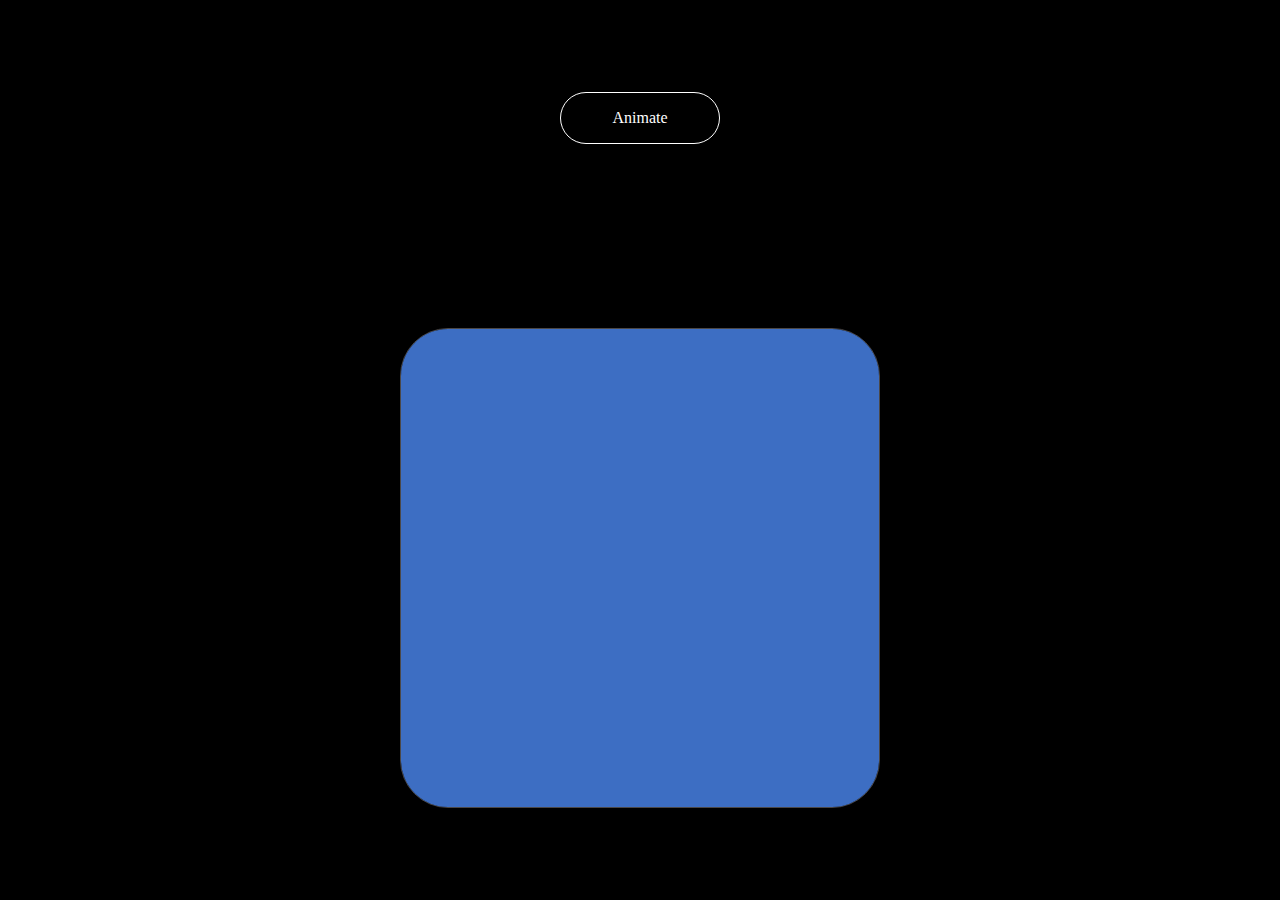
<file: Fluid-Animation/index.html>
<!DOCTYPE html>
<html lang="en">
<head>
    <meta charset="UTF-8">
    <meta http-equiv="X-UA-Compatible" content="IE=edge">
    <meta name="viewport" content="width=device-width, initial-scale=1.0">
    <link rel="stylesheet" href="./style.css">
    <title>Fluid Animation</title>
</head>
<body>
    <input type="checkbox" name="" id="button"> 
    <label for="button">Animate</label>
    <main>
        <div class="fluid"></div>
        <h1>Welcome!</h1>
    </main>
</body>
</html>
</file>
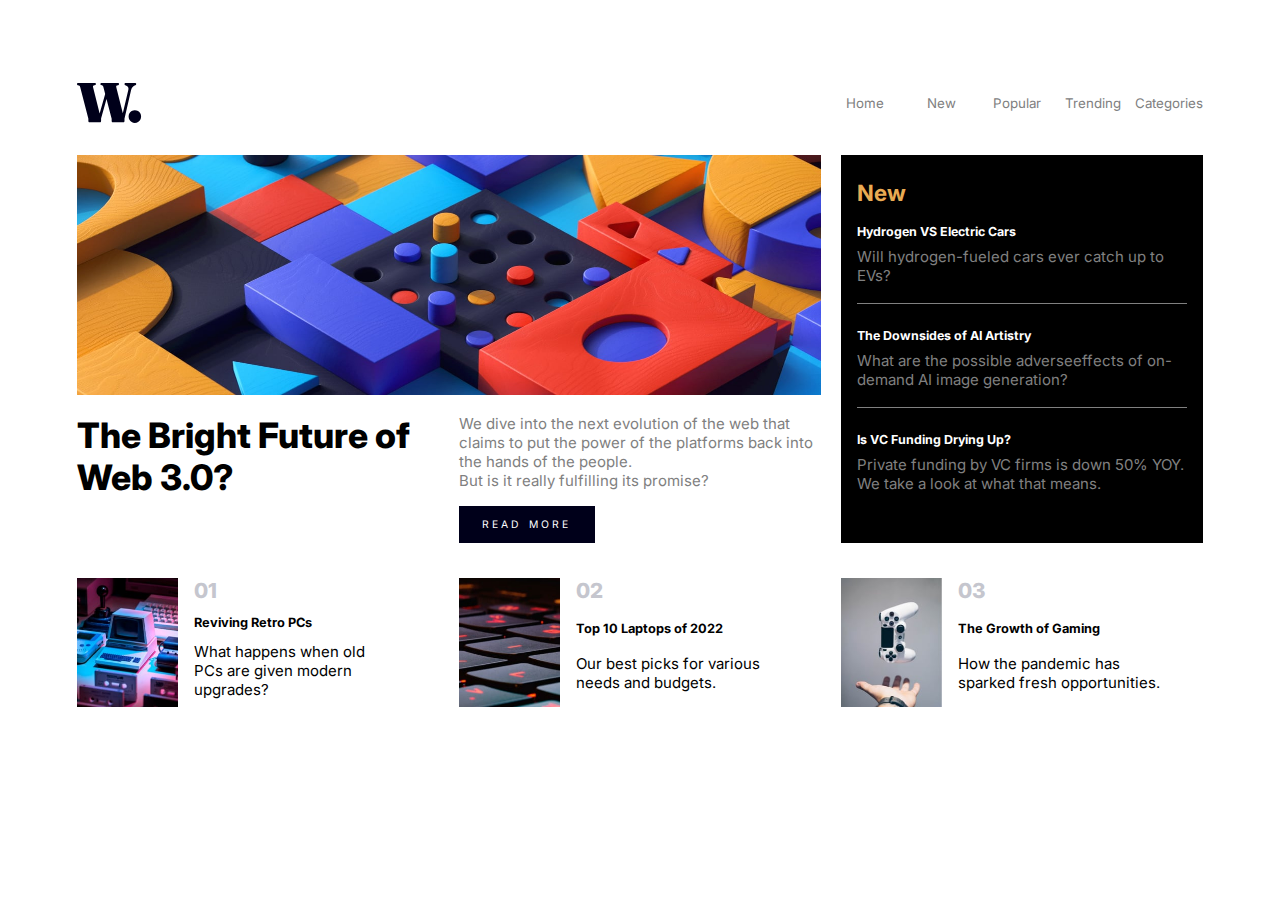
<file: news-homepage-main/index.html>
<!DOCTYPE html>
<html lang="en">
<head>
  <meta charset="UTF-8">
  <meta name="viewport" content="width=device-width, initial-scale=1.0"> <!-- displays site properly based on user's device -->
  <link rel="stylesheet" href="style.css">
  <link rel="icon" type="image/png" sizes="32x32" href="./assets/images/favicon-32x32.png">
  <link rel="preconnect" href="https://fonts.googleapis.com">
  <link rel="preconnect" href="https://fonts.gstatic.com" crossorigin>
  <link href="https://fonts.googleapis.com/css2?family=Inter&display=swap" rel="stylesheet">
  <link href="https://fonts.googleapis.com/css2?family=Inter:wght@400;800&display=swap" rel="stylesheet">
  <title>News homepage</title>

  
</head>
<body>

  <nav>
    <img src="./assets/images/logo.svg" alt="" srcset="">
    <input type="checkbox" id="mobile-switch">
    <label class="mobile-controls" for="mobile-switch">
      <p></p>
      <p></p>
      <p></p>
    </label>
    <span class="nav-buttons">
      <button>Home</button>
      <button>New</button>
      <button>Popular</button>
      <button>Trending</button>
      <button>Categories</button>
    </span>
  </nav>

  <main>
    <img class="main-img" src="./assets/images/image-web-3-desktop.jpg" alt="" srcset="./assets/images/image-web-3-mobile.jpg 680w, ./assets/images/image-web-3-desktop.jpg 800w">
    <section class="side-container">
      <h2 class="side-container-title">New</h2>
      <div class="side-container_item">
        <h5>Hydrogen VS Electric Cars</h5>
        Will hydrogen-fueled cars ever catch up to EVs?
      </div>
      <div class="side-container_item">
        <h5>The Downsides of AI Artistry</h5>
        What are the possible adverseeffects of on-demand AI image generation?
      </div>
      <div class="side-container_item">
        <h5>Is VC Funding Drying Up?</h5>
        Private funding by VC firms is down 50% YOY. We take a look at what that means.
      </div> 
    </section>
    <h1 class="title">The Bright Future of<br/> Web 3.0?</h1>
    <section class="text">
      We dive into the next evolution of the web that claims to put the power of the platforms back into the hands of the people.
      <p class="card-text">But is it really fulfilling its promise?</p>
      <button class="btn">Read more</button>
    </section>


    <div class="card">
      <img src="./assets/images/image-retro-pcs.jpg" alt="">
      <div class="card-content">
        <p class="card-count">01</p>
        <h6 class="card-title">Reviving Retro PCs</h6>
          <p class="card-text">What happens when old PCs are given modern upgrades?</p>
      </div>
    </div>
    <div class="card">
      <img src="./assets/images/image-top-laptops.jpg" alt="">
      <div class="card-content">
        <p class="card-count">02</p>
          <h6 class="card-title">Top 10 Laptops of 2022</h6>
          <p class="card-text">Our best picks for various needs and budgets.</p>
      </div>
      </div>
    <div class="card">
      <img src="./assets/images/image-gaming-growth.jpg" alt="">

      <div class="card-content">
        <p class="card-count">03</p>
          <h6 class="card-title">The Growth of Gaming</h6>
          <p class="card-text">How the pandemic has sparked fresh opportunities.</p>
      </div>
    </div>
    
  </main>

  <!-- <div class="attribution">
    Challenge by <a href="https://www.frontendmentor.io?ref=challenge" target="_blank">Frontend Mentor</a>. 
    Coded by <a href="#">Anwar Jahid</a>.
  </div> -->
</body>
</html>
</file>
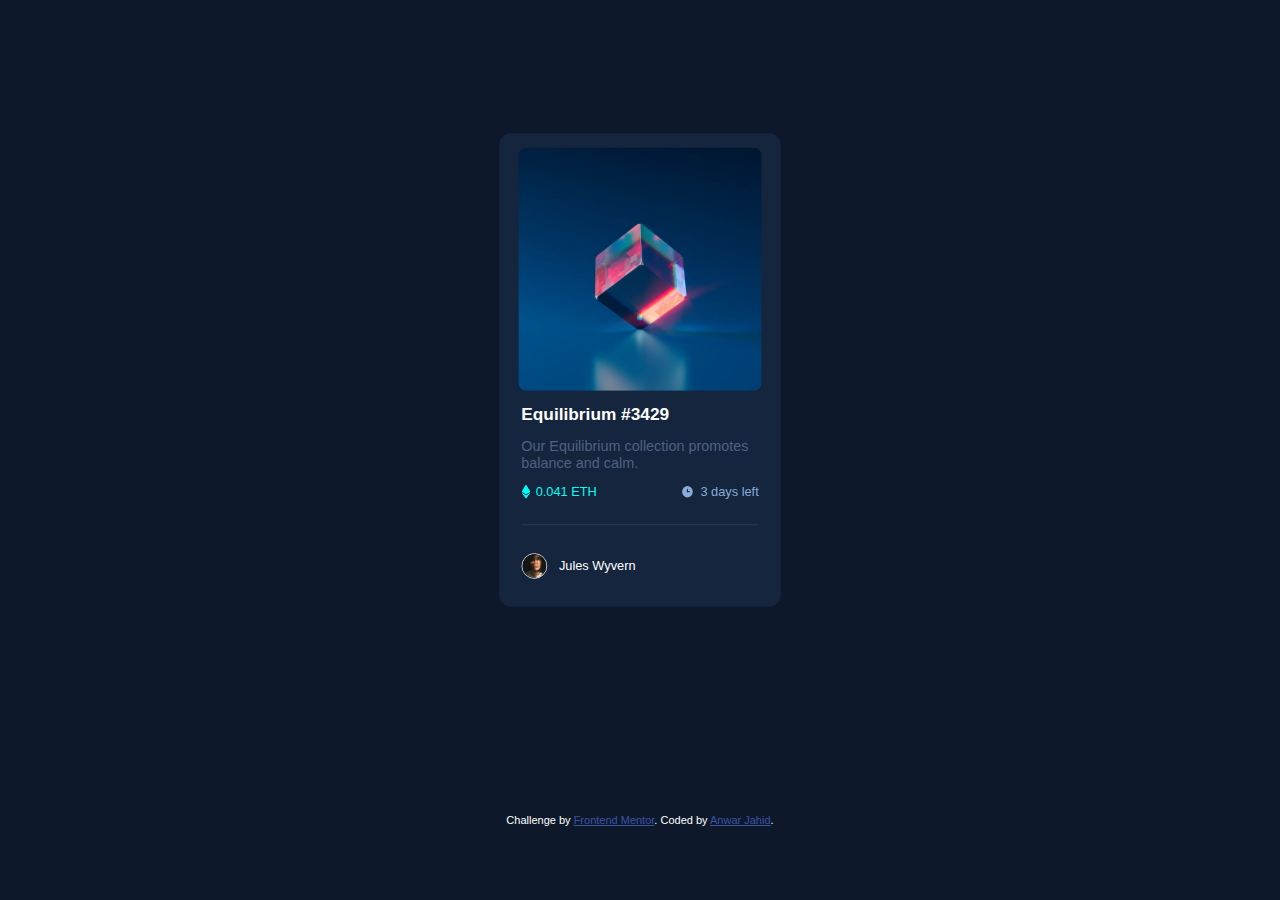
<file: nft-preview-card-component-main/index.html>
<!DOCTYPE html>
<html lang="en">
<head>
  <meta charset="UTF-8">
  <meta name="viewport" content="width=device-width, initial-scale=1.0"> <!-- displays site properly based on user's device -->

  <link rel="icon" type="image/png" sizes="32x32" href="./images/favicon-32x32.png">
  <link rel="stylesheet" href="style.css">
  <title>Frontend Mentor | NFT preview card component</title>

  
</head>
<body>
<div class="container"> 
    <div class="img">
      <img src="images/image-equilibrium.jpg" class="nft-img">
    </div>

  <div class="discription">
    <h3>Equilibrium #3429</h3>

    <p>Our Equilibrium collection promotes balance and calm.</p>

    <div class="stat-info">
      <section class="price"><img src="images/icon-ethereum.svg" alt="">0.041 ETH</section>
      <section class="time"><img class="clock" src="images/icon-clock.svg" alt="">3 days left</section>
    </div>

  </div>
  

  <div class="author">
    <img src="images/image-avatar.png" alt=""><span> Jules Wyvern</span>
  </div>
</div>
  <div class="attribution">
    Challenge by <a href="https://www.frontendmentor.io?ref=challenge" target="_blank">Frontend Mentor</a>.  
    Coded by <a href="#">Anwar Jahid</a>.
  </div>
</body>
</html>
</file>
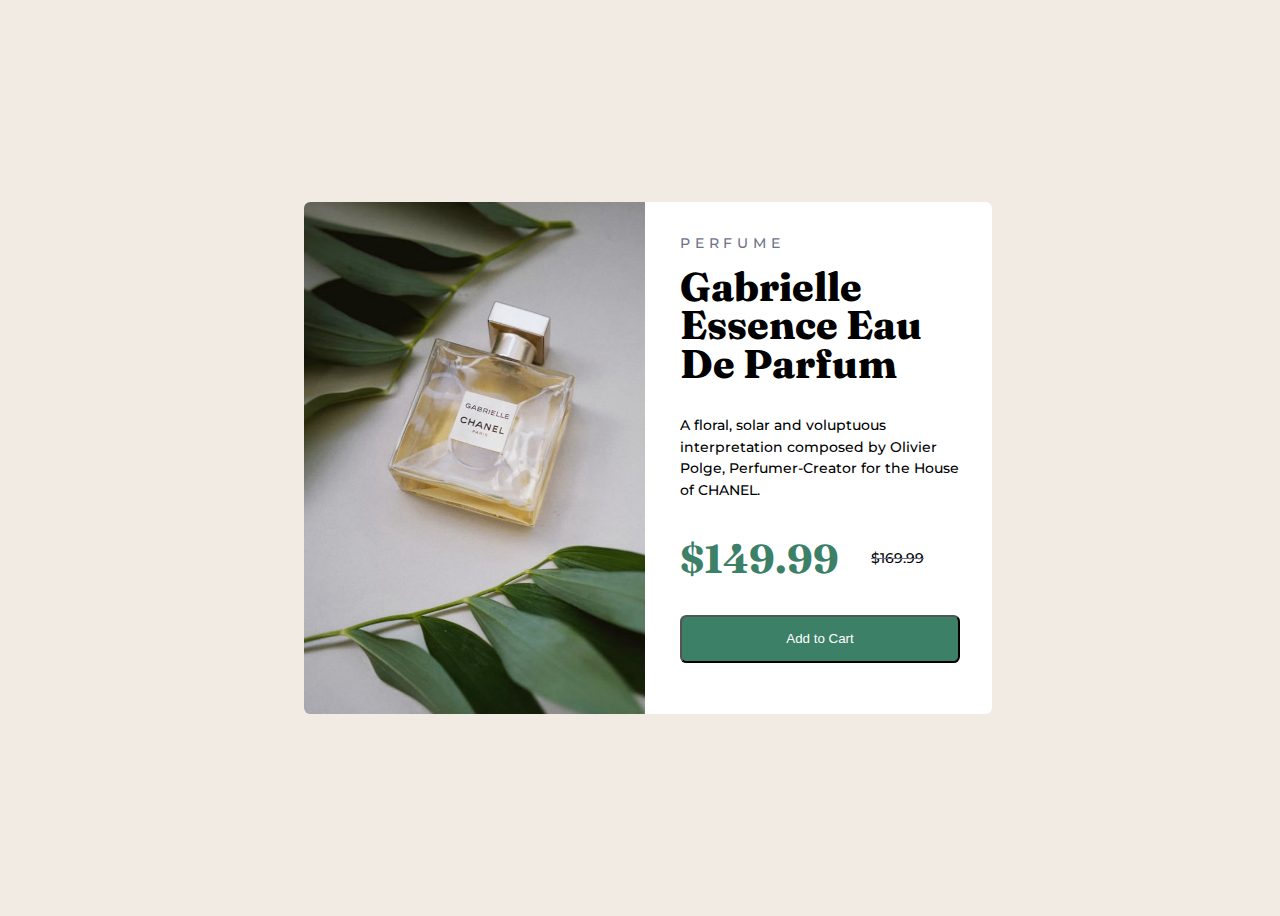
<file: product-preview-card-component-main/index.html>
<!DOCTYPE html>
<html lang="en">
<head>
  <meta charset="UTF-8">
  <meta name="viewport" content="width=device-width, initial-scale=1.0"> <!-- displays site properly based on user's device -->

  <link rel="icon" type="image/png" sizes="32x32" href="./images/favicon-32x32.png">
  <link rel="stylesheet" href="style.css">
  <title>Frontend Mentor | Product preview card component</title>

  <!-- Feel free to remove these styles or customise in your own stylesheet 👍 -->
  <style>
    .attribution { font-size: 11px; text-align: center; }
    .attribution a { color: hsl(228, 45%, 44%); }
  </style>
</head>
<body>

  <div class="container">
    <picture class="img-wrapper">
      <img srcset="./images/image-product-desktop.jpg 1440w, /images/image-product-mobile.jpg 375w"  alt="">
    </picture>
    <div class="content-wrapper">
      <span class="item-tag">PERFUME</span>
      <div class="title">Gabrielle Essence Eau De Parfum</div>
      <div class="text">
        A floral, solar and voluptuous interpretation composed by Olivier Polge,
        Perfumer-Creator for the House of CHANEL.
      </div>
      <span class="price-wrapper">
        <div class="current-price">$149.99</div>
        <div class="prev-price">$169.99</div>
      </span>
      <button class="button">Add to Cart</button>
    </div>
  </div>
</body>
</html>
</file>
<file: Fluid-Animation/style.css>
*{
    margin:0;
    padding:0;
    box-sizing: border-box;
}
html,body{
    height:100%;
    width:100%;
    background-color: black;
}
body{
    display:grid;
    place-items: center;
}
main{
    height:30rem;
    width:30rem;
    background:black;
    position:relative;
    overflow: hidden;
    border:1px solid rgb(75, 72, 72);
    display:grid;
    place-items: center;
    color:white;
    border-radius: 3rem;
}
.fluid{
    position:absolute;
    min-width:200%;
    min-height:220%;
    background-color: rgb(61, 110, 195);
    border-radius: 30%;
    transform: translateY(0);
    transition: transform 3s linear;
}
input[type="checkbox"]{
    display:none;
}
#button:checked + label + main .fluid{
    transition: 5s linear;
    transform: translateY(-200%) rotate(360deg);
}
#button:checked + label{
    background:rgb(61, 110, 195);
}
label{
    color:white;
    background:rgb(0, 0, 0);
    padding:1rem;
    border-radius: 3rem;
    width:10rem;
    text-align: center;
    cursor: pointer;
    transition: 0.4s ease;
    border:1px solid white;
}
label:active{
    scale:0.9;
}
@keyframes spin {
    0%{transform: translateY(0);}
    100%{transform: translateY(-200%) translateX(-100%) rotate(360deg);}
}
</file>
<file: news-homepage-main/style.css>
:root{
    --clr-orange:hsl(35, 77%, 62%);
    --clr-red:hsl(5, 85%, 63%);
    --clr-Off-white: hsl(36, 100%, 99%);
    --clr-grayish-blue: hsl(233, 8%, 79%);
    --clr-dark-grayish-blue: hsl(236, 13%, 42%);
    --clr-very-dark-blue: hsl(240, 100%, 5%);
}
*{
    margin:0;
    padding:0;
    box-sizing: border-box;
    font-family: inherit;
}
.attribution { 
    font-size: 11px; text-align: center; 
}
.attribution a { 
    color: hsl(228, 45%, 44%); 
}
body{
    width:100%;
    height:100%;
    padding:4% 6%;
    font-size: 15px;
    font-family: 'Inter', sans-serif;
    /* overflow-x: hidden; */
    /* overflow-y: auto; */
}

nav{
    width:100%;
    display:flex;
    flex-direction: row;
    align-items: center;
    justify-content: space-between;
    margin:2rem 0 ;
}
.nav-buttons{
    display:grid;
    grid-template-columns: repeat(5,1fr);
    place-items: center;
    gap:0.5rem
}
.nav-buttons button {
    background:transparent;
    border:none;
    cursor: pointer;
    color:gray;
}
.nav-buttons button:hover{
    color:var(--clr-orange)
}
main{
    width:100%;
    height:100%;
    display:grid;
    grid-template-columns: 1fr 1fr 1fr;
    grid-template-rows: 0.9fr auto auto;
    gap:1.2rem
}
main img{
    width:100%;
    max-height:15rem
}
.main-img{
    grid-column: 1 / 3;
    aspect-ratio: 1 / 3;
}
.side-container{
    grid-column: 3 / 4;
    grid-row: 1 / 3;
    background:black;
    color:white;
    padding:1.5rem 1rem;
    display:grid;
    grid-template-rows: auto auto auto auto;
    gap:0.5rem;
    /* min-height: max-content; */
}
.side-container .side-container_item{
    border-bottom: 0.5px solid rgb(128, 128, 128);
    margin:0.5rem 0 ;
    padding-bottom:1rem;
    color:gray;
    cursor: pointer;
}
.side-container h2{
    color:var(--clr-orange);
}
.side-container h5{
    margin-bottom:0.5rem;
    color:white ;
}
.side-container_item:hover h5,.card:hover .card-title{
    color:var(--clr-orange);
}
.side-container .side-container_item:nth-child(4){
    border:none;
}
.title{
    font-size: clamp(2.2rem,2.5vw,2.5rem);
    font-weight: 800;
    text-shadow: 0 0 0 10px black;
    /* margin:auto; */
}
.btn{
    display: block;
    background:var(--clr-very-dark-blue);
    border: none;
    width:8.5rem;
    height:2.3rem;
    color:white;
    letter-spacing: 0.2rem;
    text-transform: uppercase;
    font-size: 0.65rem;
    cursor: pointer;
    margin-top:1rem;
}
.btn:active{
    transform:scale(0.9)
}
.text{
    height:100%;
    color:gray;
    display:flex;
    flex-direction: column;
    justify-content: space-between;
}
.card{
    display:grid;
    grid-template-columns: 1fr 2fr;
    gap:1rem;
    max-width: 20rem;
    margin-top: 1rem;;
}
.card img{
    height:100%;
    object-fit:cover;
}
.card-count{
    font-size: 1.3rem;
    font-weight: 800;
    color:var(--clr-grayish-blue)
}
.card-title{
    font-size: 0.8rem;
    cursor: pointer;
}
.card-content{
    display: grid;
    grid-template-rows: auto; 
    gap:0.2rem;
    height:100%;
    width:100%;
}
.mobile-controls,#mobile-switch{
    display:none;
}



@media (max-width:675px) {
    body{
        padding:1rem;
        /* position:relative; */
    }
    main{
        grid-template-columns: 1fr !important;
    }
    .nav-buttons{
        position:absolute;
        transform: translateX(20rem);
        opacity:0;
        transition: 0.5s ease;
        top:0;
        right:0;
        padding:35% 2rem 70% 2rem;
        height:100%;
        width:50%;
        background:rgb(255, 255, 255);
        grid-template-columns: 1fr;
        place-items: start;
    }
    .nav-buttons button{
        margin:1rem 0;
    }
    
    .mobile-controls{
        display:block;
        cursor: pointer;
        transition: 0.5s ease;
        position:relative;
        z-index: 5;
    }
    .mobile-controls p{
        width:1.3rem;
        height:0.15rem;
        background-color: black;
        margin:0.2rem;
        transition: 0.5s ease;
    }
    #mobile-switch:checked + label p:nth-child(1){
        transform: rotate(45deg) translate(10%,80%);
    }
    #mobile-switch:checked + label p:nth-child(2){
        display: none;
    }
    #mobile-switch:checked + label p:nth-child(3){
        transform: rotate(-45deg) translate(2%,-100%);
    }
    #mobile-switch:checked + label + .nav-buttons{
        transform: translate(0);
        opacity:1;
    }
    body:has(#mobile-switch:checked){
        overflow: hidden;
        height:100vh;
    }
    .main-img{
        grid-column: auto;
    }
    .side-container{
        grid-column: auto;
        grid-row: auto;
    }
    .title{
        grid-row: 2/3;
    }
    .text{
        grid-row: 3/4;
    }
    .btn{
        background-color: var(--clr-red);
    }

}
</file>
<file: nft-preview-card-component-main/style.css>
.attribution { font-size: 11px; text-align: center; }
.attribution a { color: hsl(228, 45%, 44%); }
@import url('https://fonts.googleapis.com/css2?family=Montserrat:wght@200;300&family=Nunito&family=Nunito+Sans&display=swap');
*{
    margin:0;
    padding:0;
    box-sizing: border-box;
}
body{
    height:100vh;
    width:100vw;
    display:grid;
    place-items: center;
    background:hsl(217, 54%, 11%);
    font-family: 'Montserrat', sans-serif;
    color:white;
}
.container{
    height:37rem;
    width:22rem;
    padding:auto auto;
    padding:1.1rem;
    color:white;
    background: hsl(216, 50%, 16%);
    overflow: hidden;
    border-radius: 15px;
    display:grid;
    grid-template-rows: 3fr 2fr 1/3fr;
    gap:0;
    transform:scale(0.8)
}
.img .nft-img{
    height:19rem;
    border-radius: 10px;
    place-self: center;
    display:block;
    margin-left:auto;
    margin-right: auto;
}
.discription{
    height:min-content;
    padding:0 10px;
}
.discription h3{
    font-size: 1.35rem;
}
.discription p{
    color:#4e6281;
    font-size: 18px;
    margin:1rem 0;
}
.stat-info{
    display:flex;
    flex-direction: row;
    justify-content: space-between;
    border-bottom: 1px solid hsl(215, 32%, 27%);
    padding-bottom:2rem;
}
.time{
    height:100%;
    display:flex;
    color:#8bacd9;
}
.clock{
    margin-right:7px;
}
.price{
    display:flex;
    color:hsl(178, 100%, 50%);
    justify-content: space-between;
}
.price img{
    margin-right:7px;
}
.author{
    display:flex;
    color:white;
    padding:0 10px;
}
.author img{
    height: 2rem;
    border-radius: 100%;
    border:1.5px solid white;
    margin-right:15px;
    margin-top:1.1rem;
}
.author span{
    margin-top:auto;
    margin-bottom:auto;
}
.author section{
    display:inline;
    color:hsl(215, 51%, 70%);
}
</file>
<file: product-preview-card-component-main/style.css>
@import url('https://fonts.googleapis.com/css2?family=Fraunces:opsz@9..144&family=Montserrat:wght@100&display=swap');
:root{
    --primary-400:hsl(158, 36%, 37%);
    --secondary-200:hsl(30, 38%, 92%);

    --neutural-900:hsl(212, 21%, 14%);
    --neutral-400:hsl(228, 12%, 48%);
    --neutral-100:hsl(0, 0%, 100%);

    --ff-accent: 'Fraunces', serif;
    --ff-base:   'Montserrat', sans-serif;

    --fw-regular:500;
    --fw-bold:700;
}

body{
    width:100vw;
    height:100vh;
    display:grid;
    place-items: center;
    font-size: 0.875rem;
    font-family:var(--ff-base);
    font-weight: var(--fw-regular);
    background:var(--secondary-200);
}
.container{
    width: 90%;
    max-width: 43rem;
    height: 32rem;
    background-color: var(--neutral-100);
    overflow: hidden;
    display: grid;
    grid-template-columns: repeat(auto-fit,minmax(15rem,1fr));
    border-radius: 0.4rem;
}
.img-wrapper{
    height: 100%;
    overflow: hidden;
}
.img-wrapper img{
    height:100%;
    object-fit: cover;
}
.content-wrapper{
    padding: 2rem;
    display: flex;
    flex-direction: column;
    gap: 1rem;
    min-width: fit-content;
    transition: 0.4s cubic-bezier(0.42, 0, 0, 0.87);
}
.item-tag{
    color:var(--neutral-400);
    letter-spacing: 0.3rem;
}
.title{
    font-size: 2.5rem;
    font-family: var(--ff-accent);
    font-weight: 800;
    line-height: 2.4rem;
    margin-bottom:1rem;
}
.text{
    line-height: 1.35rem;
}
.price-wrapper{
    display:flex;
    gap:2rem;
    margin:1rem 0;
    align-items: center;
}
.current-price{
    font-size: 2.5rem;
    font-weight: 700;
    font-family: var(--ff-accent);
    color:var(--primary-400);
}
.prev-price{
    position:relative;
}
.prev-price::after{
    position:absolute;
    left:0;
    top:50%;
    content:'';
    width:100%;
    height:0.5px;
    background-color: var(--neutral-400);
}
.button{
    background-color: var(--primary-400);
    color:var(--neutral-100);
    border-radius: 0.4rem;
    height:3rem;
    cursor: pointer;
}
@media (max-width:600px) {
    .container{
        height: fit-content;
        width: 22rem;
        grid-template-columns: unset;
        font-size: 0.8rem;
        grid-template-rows: 0.5fr 1fr;
    }
    .img-wrapper{
        height:17rem;
    }
    .img-wrapper img{
        width:100%;
        object-fit:cover;
    }
    .title{
        font-size: 2rem;
        margin:0.5rem 0;
        line-height: 1.85rem;
    }
    .content-wrapper{
        gap:0.5rem;
        height:100%;
    }

}
</file>
